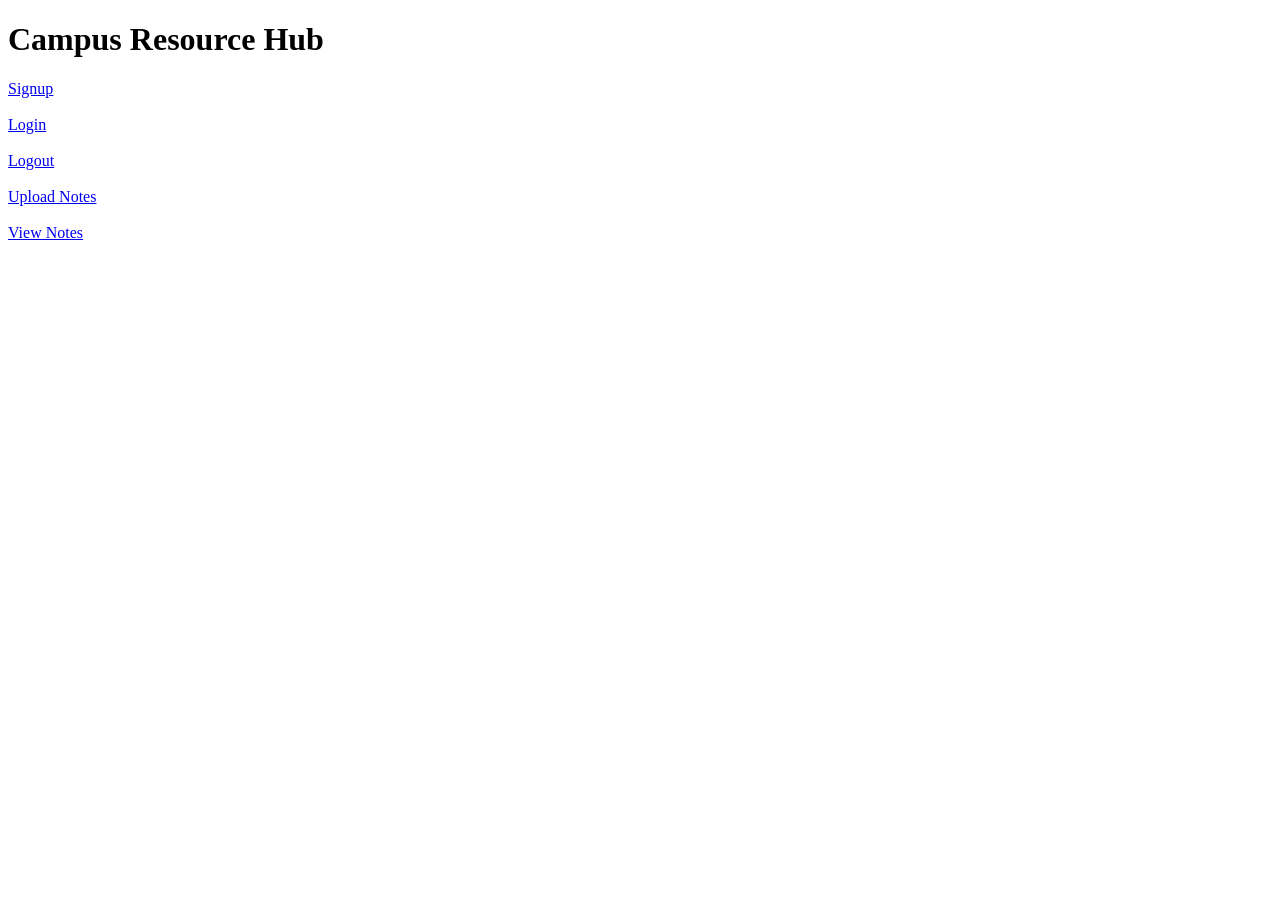
<file: templates/index.html>
<!DOCTYPE html>
<html>
<head>
    <title>Campus Resource Hub</title>
</head>
<body>

<h1>Campus Resource Hub</h1>

<a href="/signup">Signup</a><br><br>
<a href="/login">Login</a><br><br>
<a href="/logout">Logout</a><br><br>

<a href="/upload">Upload Notes</a><br><br>
<a href="/view">View Notes</a>

</body>
</html>
</file>
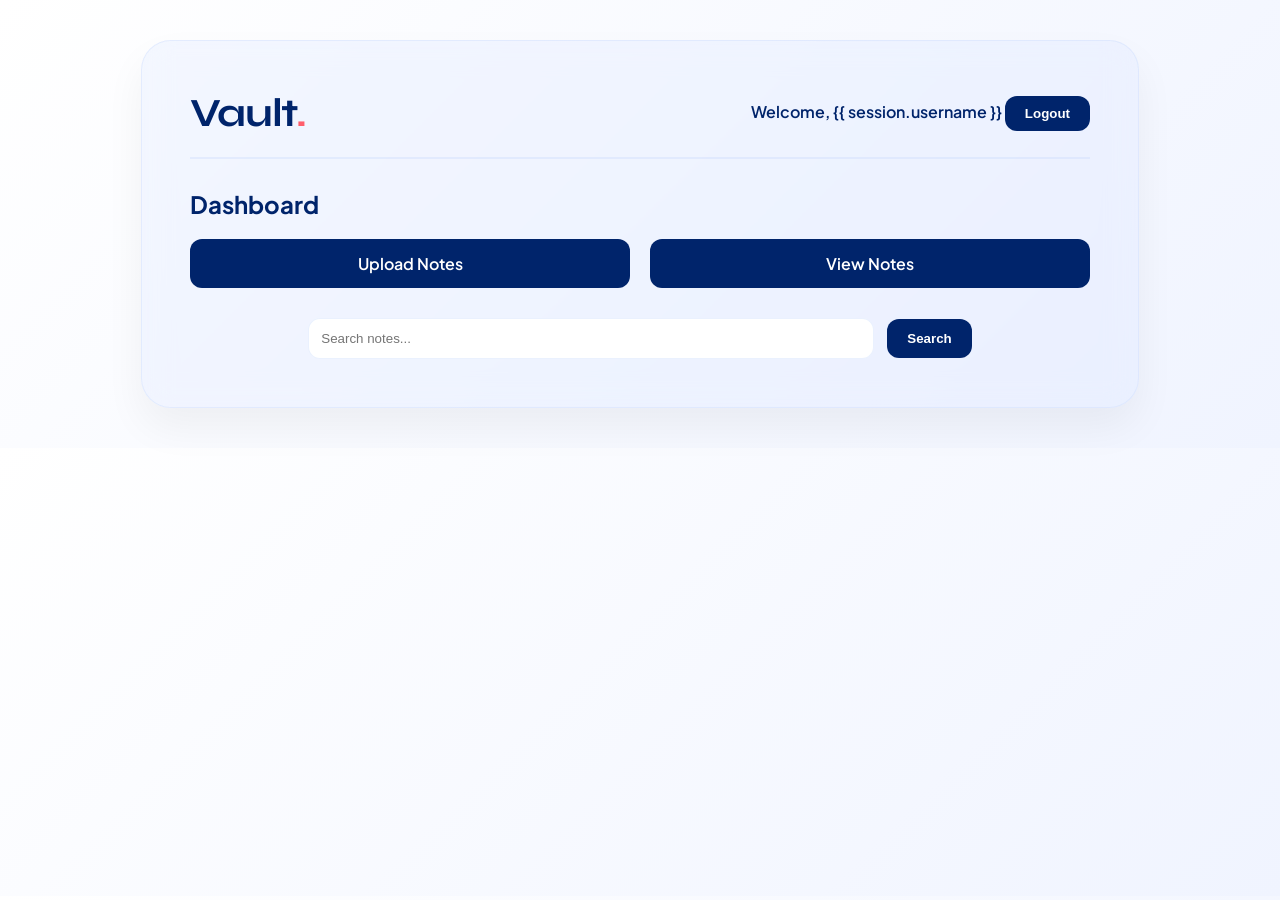
<file: templates/dashboard.html>
<!DOCTYPE html>
<html>
<head>
    <title>Vault. | Dashboard</title>
    <!-- Google Fonts -->
    <link href="https://fonts.googleapis.com/css2?family=Plus+Jakarta+Sans:wght@400;600;700&family=Syne:wght@700&display=swap" rel="stylesheet">
    <style>
        :root {
            --deep-blue: #00246B;
            --sky-blue: #CADCFC;
            --glass-bg: rgba(202, 220, 252, 0.2); 
            --glass-border: rgba(202, 220, 252, 0.4);
            --accent: #FF5E6C;
        }

        body {
            background: linear-gradient(135deg, #ffffff 0%, #f0f4ff 100%);
            font-family: 'Plus Jakarta Sans', sans-serif;
            margin: 0;
            padding: 40px;
        }

        .dashboard-card {
            background: var(--glass-bg);
            backdrop-filter: blur(15px);
            -webkit-backdrop-filter: blur(15px);
            border: 1px solid var(--glass-border);
            padding: 3rem;
            border-radius: 30px;
            box-shadow: 0 20px 40px rgba(0,0,0,0.05);
            max-width: 900px;
            margin: auto;
        }

        .header {
            display: flex;
            justify-content: space-between;
            align-items: center;
            border-bottom: 2px solid var(--glass-border);
            padding-bottom: 20px;
            margin-bottom: 30px;
        }

        .brand-title {
            font-family: 'Syne', sans-serif;
            font-size: 2.5rem;
            color: var(--deep-blue);
            margin: 0;
            letter-spacing: -1px;
        }

        .brand-title span { color: var(--accent); }

        .welcome {
            font-size: 1rem;
            color: var(--deep-blue);
            font-weight: 600;
        }

        .logout-btn {
            background: var(--deep-blue);
            color: white;
            border: none;
            padding: 10px 20px;
            border-radius: 12px;
            cursor: pointer;
            font-weight: 600;
        }

        .logout-btn:hover {
            background: var(--sky-blue);
            color: var(--deep-blue);
        }

        .menu {
            display: flex;
            gap: 20px;
            margin-bottom: 30px;
        }

        .menu a {
            flex: 1;
            text-align: center;
            background: var(--deep-blue);
            color: white;
            padding: 14px;
            border-radius: 12px;
            text-decoration: none;
            font-weight: 600;
            transition: 0.3s;
        }

        .menu a:hover {
            background: var(--sky-blue);
            color: var(--deep-blue);
        }

        .search-box {
            margin-top: 20px;
            text-align: center;
        }

        .search-box input {
            padding: 12px;
            width: 60%;
            border: 1px solid var(--glass-border);
            border-radius: 12px;
            outline: none;
        }

        .search-box button {
            padding: 12px 20px;
            background: var(--deep-blue);
            color: white;
            border: none;
            border-radius: 12px;
            margin-left: 10px;
            cursor: pointer;
            font-weight: 600;
        }

        .search-box button:hover {
            background: var(--sky-blue);
            color: var(--deep-blue);
        }
    </style>
</head>
<body>

<div class="dashboard-card">
    <div class="header">
        <h1 class="brand-title">Vault<span>.</span></h1>
        <div>
            <span class="welcome">Welcome, {{ session.username }}</span>
            <a href="/logout"><button class="logout-btn">Logout</button></a>
        </div>
    </div>

    <h2 style="color: var(--deep-blue);">Dashboard</h2>

    <div class="menu">
        <a href="/upload">Upload Notes</a>
        <a href="/view">View Notes</a>
    </div>

    <div class="search-box">
        <form action="/search" method="GET">
            <input type="text" name="query" placeholder="Search notes..." required>
            <button type="submit">Search</button>
        </form>
    </div>
</div>

</body>
</html>
</file>
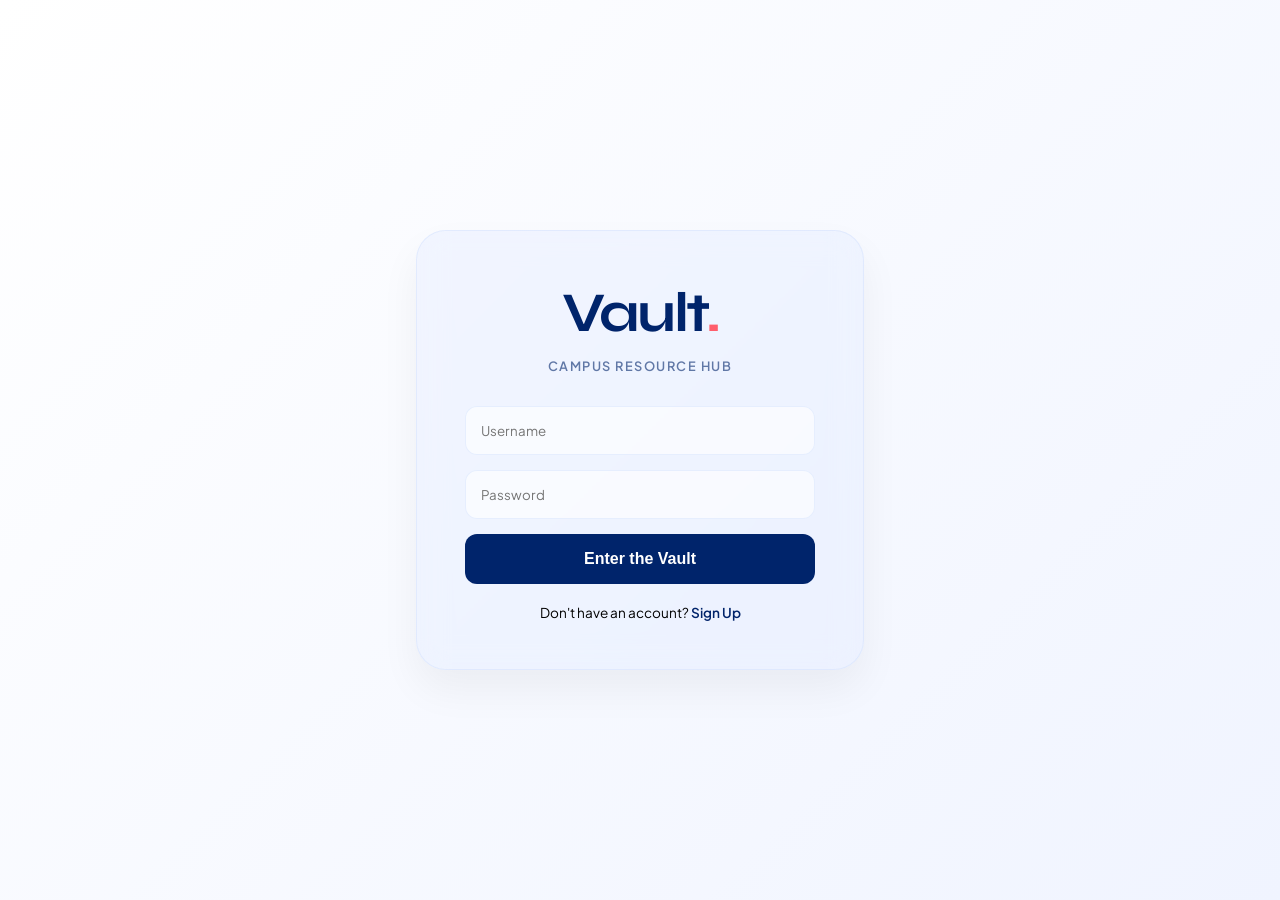
<file: templates/login.html>
<!DOCTYPE html>
<html>
<head>
    <title>Vault. | Login</title>
    <!-- Corrected Google Fonts Link -->
    <link href="https://fonts.googleapis.com/css2?family=Plus+Jakarta+Sans:wght@400;600;700&family=Syne:wght@700&display=swap" rel="stylesheet">
    <style>
        :root {
            --deep-blue: #00246B;
            --sky-blue: #CADCFC;
            --glass-bg: rgba(202, 220, 252, 0.2); 
            --glass-border: rgba(202, 220, 252, 0.4);
            --accent: #FF5E6C;
        }

        body {
            background: linear-gradient(135deg, #ffffff 0%, #f0f4ff 100%);
            display: flex;
            justify-content: center;
            align-items: center;
            height: 100vh;
            margin: 0;
            font-family: 'Plus Jakarta Sans', sans-serif;
        }

        .login-card {
            background: var(--glass-bg);
            backdrop-filter: blur(15px);
            -webkit-backdrop-filter: blur(15px);
            border: 1px solid var(--glass-border);
            padding: 3rem;
            border-radius: 30px;
            text-align: center;
            box-shadow: 0 20px 40px rgba(0,0,0,0.05);
            width: 350px;
        }

        .brand-title {
            font-family: 'Syne', sans-serif;
            font-size: 3.5rem;
            color: var(--deep-blue);
            margin: 0;
            letter-spacing: -2px;
        }

        .brand-title span { color: var(--accent); }

        .tagline {
            color: var(--deep-blue);
            opacity: 0.6;
            font-size: 0.8rem;
            margin-bottom: 2rem;
            font-weight: 600;
            letter-spacing: 1.5px;
            text-transform: uppercase;
        }

        input {
            width: 100%;
            padding: 15px;
            margin-bottom: 15px;
            border-radius: 12px;
            border: 1px solid var(--glass-border);
            background: rgba(255, 255, 255, 0.6);
            box-sizing: border-box;
            font-family: inherit;
            outline: none;
            transition: 0.3s ease;
        }

        input:focus { border-color: var(--deep-blue); background: white; }

        .btn {
            width: 100%;
            padding: 16px;
            border: none;
            border-radius: 12px;
            background: var(--deep-blue);
            color: white;
            font-weight: 700;
            cursor: pointer;
            transition: all 0.3s;
            font-size: 1rem;
        }

        .btn:hover { 
            transform: translateY(-2px); 
            box-shadow: 0 10px 20px rgba(0, 36, 107, 0.15); 
        }

        .links {
            margin-top: 20px;
            font-size: 0.85rem;
        }

        .links a {
            color: var(--deep-blue);
            text-decoration: none;
            font-weight: 600;
        }
    </style>
</head>
<body>

<div class="login-card">
    <h1 class="brand-title">Vault<span>.</span></h1>
    <p class="tagline">Campus Resource Hub</p>
    
    <form action="/login" method="POST">
        <input type="text" name="username" placeholder="Username" required>
        <input type="password" name="password" placeholder="Password" required>
        <button type="submit" class="btn">Enter the Vault</button>
    </form>

    <div class="links">
        Don't have an account? <a href="/signup">Sign Up</a>
    </div>
</div>

</body>
</html>
</file>
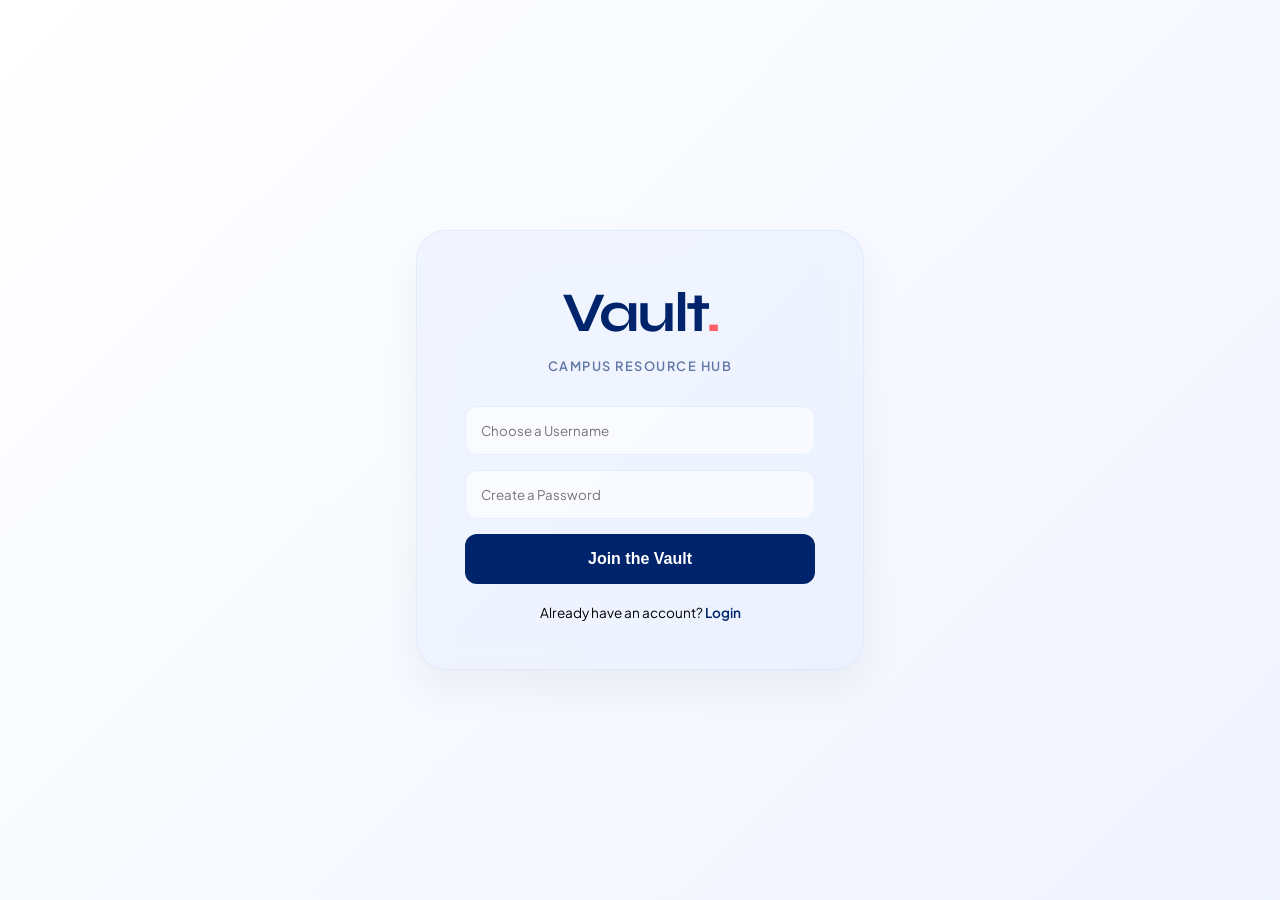
<file: templates/signup.html>
<!DOCTYPE html>
<html>
<head>
    <title>Vault. | Sign Up</title>
    <!-- Corrected Google Fonts Link -->
    <link href="https://fonts.googleapis.com/css2?family=Plus+Jakarta+Sans:wght@400;600;700&family=Syne:wght@700&display=swap" rel="stylesheet">
    <style>
        :root {
            --deep-blue: #00246B;
            --sky-blue: #CADCFC;
            --glass-bg: rgba(202, 220, 252, 0.2); 
            --glass-border: rgba(202, 220, 252, 0.4);
            --accent: #FF5E6C;
        }

        body {
            background: linear-gradient(135deg, #ffffff 0%, #f0f4ff 100%);
            display: flex;
            justify-content: center;
            align-items: center;
            height: 100vh;
            margin: 0;
            font-family: 'Plus Jakarta Sans', sans-serif;
        }

        .signup-card {
            background: var(--glass-bg);
            backdrop-filter: blur(15px);
            -webkit-backdrop-filter: blur(15px);
            border: 1px solid var(--glass-border);
            padding: 3rem;
            border-radius: 30px;
            text-align: center;
            box-shadow: 0 20px 40px rgba(0,0,0,0.05);
            width: 350px;
        }

        .brand-title {
            font-family: 'Syne', sans-serif;
            font-size: 3.5rem;
            color: var(--deep-blue);
            margin: 0;
            letter-spacing: -2px;
        }

        .brand-title span { color: var(--accent); }

        .tagline {
            color: var(--deep-blue);
            opacity: 0.6;
            font-size: 0.8rem;
            margin-bottom: 2rem;
            font-weight: 600;
            letter-spacing: 1.5px;
            text-transform: uppercase;
        }

        input {
            width: 100%;
            padding: 15px;
            margin-bottom: 15px;
            border-radius: 12px;
            border: 1px solid var(--glass-border);
            background: rgba(255, 255, 255, 0.6);
            box-sizing: border-box;
            font-family: inherit;
            outline: none;
            transition: 0.3s ease;
        }

        input:focus { border-color: var(--deep-blue); background: white; }

        .btn {
            width: 100%;
            padding: 16px;
            border: none;
            border-radius: 12px;
            background: var(--deep-blue);
            color: white;
            font-weight: 700;
            cursor: pointer;
            transition: all 0.3s;
            font-size: 1rem;
        }

        .btn:hover { 
            transform: translateY(-2px); 
            box-shadow: 0 10px 20px rgba(0, 36, 107, 0.15); 
        }

        .links {
            margin-top: 20px;
            font-size: 0.85rem;
        }

        .links a {
            color: var(--deep-blue);
            text-decoration: none;
            font-weight: 600;
        }
    </style>
</head>
<body>

<div class="signup-card">
    <h1 class="brand-title">Vault<span>.</span></h1>
    <p class="tagline">Campus Resource Hub</p>
    
    <form action="/signup" method="POST">
        <input type="text" name="username" placeholder="Choose a Username" required>
        <input type="password" name="password" placeholder="Create a Password" required>
        <button type="submit" class="btn">Join the Vault</button>
    </form>

    <div class="links">
        Already have an account? <a href="/login">Login</a>
    </div>
</div>

</body>
</html>
</file>
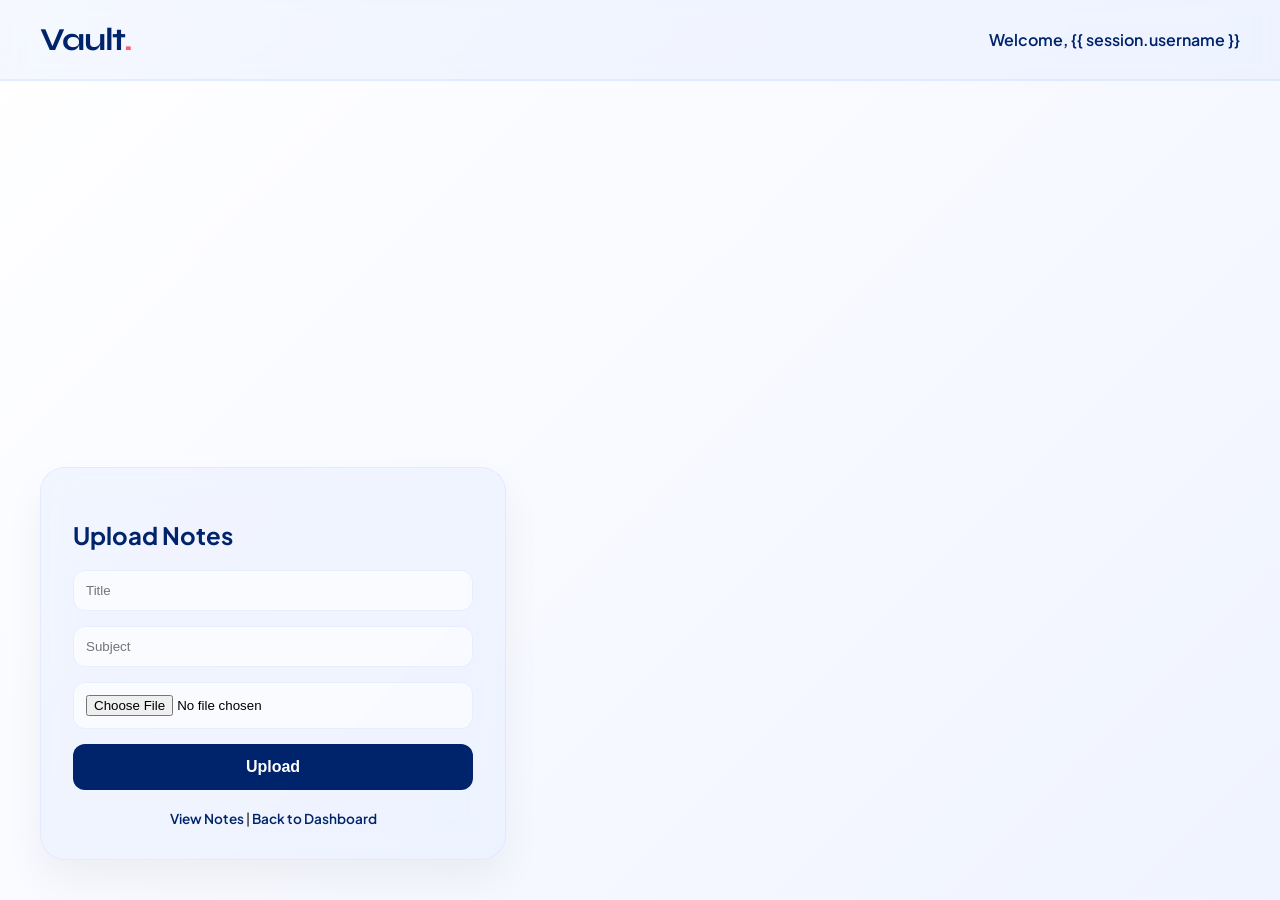
<file: templates/upload.html>
<!DOCTYPE html>
<html>
<head>
    <title>Vault. | Upload Notes</title>
    <!-- Google Fonts -->
    <link href="https://fonts.googleapis.com/css2?family=Plus+Jakarta+Sans:wght@400;600;700&family=Syne:wght@700&display=swap" rel="stylesheet">
    <style>
        :root {
            --deep-blue: #00246B;
            --sky-blue: #CADCFC;
            --glass-bg: rgba(202, 220, 252, 0.2); 
            --glass-border: rgba(202, 220, 252, 0.4);
            --accent: #FF5E6C;
        }

        body {
            background: linear-gradient(135deg, #ffffff 0%, #f0f4ff 100%);
            font-family: 'Plus Jakarta Sans', sans-serif;
            margin: 0;
            height: 100vh;
            display: flex;
            flex-direction: column;
        }

        /* Top header bar */
        .header {
            background: var(--glass-bg);
            backdrop-filter: blur(10px);
            -webkit-backdrop-filter: blur(10px);
            border-bottom: 2px solid var(--glass-border);
            padding: 20px 40px;
            display: flex;
            justify-content: space-between;
            align-items: center;
        }

        .brand-title {
            font-family: 'Syne', sans-serif;
            font-size: 2rem;
            color: var(--deep-blue);
            margin: 0;
            letter-spacing: -1px;
        }

        .brand-title span { color: var(--accent); }

        .welcome {
            font-size: 1rem;
            color: var(--deep-blue);
            font-weight: 600;
        }

        /* Upload section aligned bottom-left */
        .upload-section {
            flex: 1;
            display: flex;
            align-items: flex-end;
            padding: 40px;
        }

        .upload-card {
            background: var(--glass-bg);
            backdrop-filter: blur(15px);
            -webkit-backdrop-filter: blur(15px);
            border: 1px solid var(--glass-border);
            padding: 2rem;
            border-radius: 25px;
            box-shadow: 0 20px 40px rgba(0,0,0,0.05);
            width: 400px;
        }

        h2 {
            color: var(--deep-blue);
            margin-bottom: 20px;
        }

        input[type="text"], input[type="file"] {
            width: 100%;
            padding: 12px;
            margin-bottom: 15px;
            border-radius: 12px;
            border: 1px solid var(--glass-border);
            background: rgba(255, 255, 255, 0.6);
            box-sizing: border-box;
            outline: none;
            transition: 0.3s ease;
        }

        input:focus { border-color: var(--deep-blue); background: white; }

        .btn {
            width: 100%;
            padding: 14px;
            border: none;
            border-radius: 12px;
            background: var(--deep-blue);
            color: white;
            font-weight: 700;
            cursor: pointer;
            transition: all 0.3s;
            font-size: 1rem;
        }

        .btn:hover { 
            transform: translateY(-2px); 
            box-shadow: 0 10px 20px rgba(0, 36, 107, 0.15); 
        }

        .links {
            margin-top: 20px;
            font-size: 0.85rem;
            text-align: center;
        }

        .links a {
            color: var(--deep-blue);
            text-decoration: none;
            font-weight: 600;
        }
    </style>
</head>
<body>

    <!-- Header with Vault and Username -->
    <div class="header">
        <h1 class="brand-title">Vault<span>.</span></h1>
        <span class="welcome">Welcome, {{ session.username }}</span>
    </div>

    <!-- Upload form at bottom-left -->
    <div class="upload-section">
        <div class="upload-card">
            <h2>Upload Notes</h2>
            <form action="/upload" method="POST" enctype="multipart/form-data">
                <input type="text" name="title" placeholder="Title" required>
                <input type="text" name="subject" placeholder="Subject" required>
                <input type="file" name="file" required>
                <button type="submit" class="btn">Upload</button>
            </form>

            <div class="links">
                <a href="/view">View Notes</a> | <a href="/">Back to Dashboard</a>
            </div>
        </div>
    </div>

</body>
</html>
</file>
